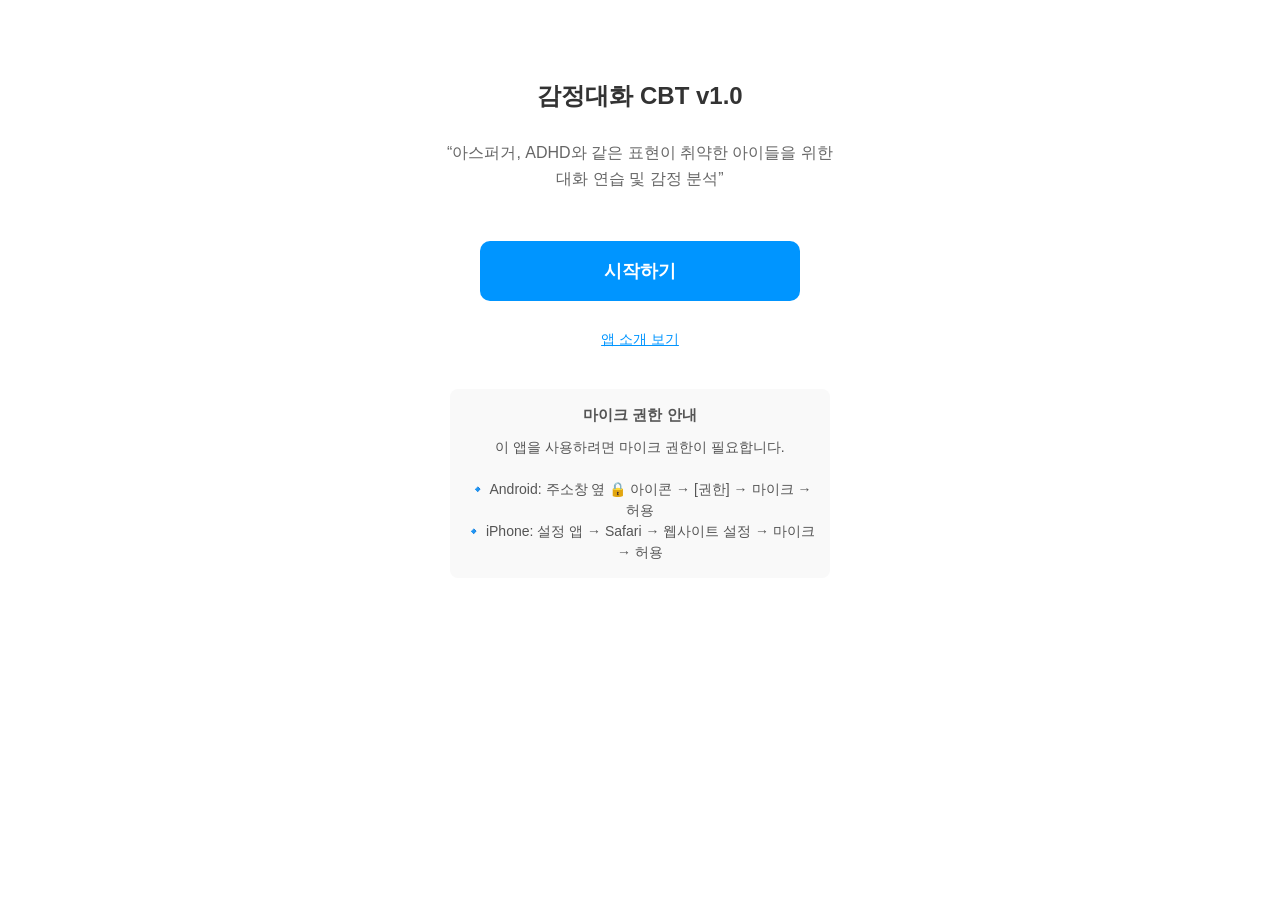
<file: public/index.html>
<!DOCTYPE html>
<html lang="ko">
<head>
  <meta charset="UTF-8" />
  <meta name="viewport" content="width=430" />
  <title>감정대화 CBT v1.0</title>
  <style>
    /* KoPubWorld Dotum 폰트 CDN (필요한 경우) */
    /* @import url('https://webfontworld.github.io/kopus/KoPubWorldDotum.css'); */

    body {
      font-family: 'KoPubWorld Dotum', sans-serif; /* 폰트 적용 */
      margin: 0;
      padding: 40px 20px; /* index.html 스타일 유지 */
      background-color: #ffffff;
      color: #333;
      text-align: center;
      display: flex;
      flex-direction: column;
      align-items: center;
      min-height: calc(100vh - 80px); /* 전체 화면 높이에서 패딩 제외 */
      box-sizing: border-box;
    }

    .app-info-link {
      /* intro.html의 info-link 와 index.html의 app-info-link 스타일을 조합 */
      /* index.html 처럼 상단 좌측에 배치하거나, intro.html 처럼 하단에 배치할 수 있습니다. 여기서는 하단 배치로 수정합니다. */
      margin-top: 30px; /* 시작하기 버튼과의 간격 */
      font-size: 14px;
      color: #0095FF;
      text-decoration: underline;
      cursor: pointer;
      order: 3; /* flex 아이템 순서: 제목, 부제목, 버튼 다음으로 배치 */
    }

    .intro-header {
      font-size: 24px; /* intro.html h1 크기 반영 */
      font-weight: bold;
      margin-top: 40px; /* intro.html h1 margin-top 유사하게 조정 */
      margin-bottom: 12px;
      order: 0;
    }

    .intro-sub {
      font-size: 16px;
      color: #666; /* index.html 스타일 유지 */
      margin-bottom: 30px;
      line-height: 1.6;
      order: 1;
    }

    .start-btn {
      width: 320px;
      height: 60px;
      font-size: 18px;
      font-weight: bold;
      /* intro.html의 버튼 색상(#FAF07F)과 index.html의 버튼 색상(#0095FF) 중 선택 또는 새로운 색상 지정 */
      /* 여기서는 index.html의 파란색 계열을 유지하되, intro.html의 노란색 계열로 변경하려면 background-color 수정 */
      background-color: #0095FF; /* index.html 스타일 유지 */
      /* background-color: #FAF07F; */ /* intro.html 스타일로 변경 시 */
      color: white; /* 파란색 배경에 흰색 텍스트 */
      /* color: #333; */ /* 노란색 배경에 어두운 텍스트로 변경 시 */
      border: none;
      border-radius: 10px;
      cursor: pointer;
      margin-top: 20px; /* 요소간 간격 추가 */
      order: 2;
    }

    .permission-guide {
      margin-top: 40px;
      font-size: 14px;
      color: #555;
      line-height: 1.5;
      background-color: #f9f9f9; /* 가독성을 위한 배경색 추가 */
      padding: 15px;
      border-radius: 8px;
      max-width: 380px; /* 최대 너비 설정 */
      width: 100%;
      box-sizing: border-box;
      order: 4; /* 링크 다음에 배치 */
    }

    .permission-guide strong {
      display: block;
      margin-bottom: 10px;
      font-size: 15px;
    }

    /* 팝업 스타일 (index.html 기반) */
    .mic-popup {
      position: fixed;
      top: 0; /* 전체 화면을 덮도록 수정 */
      left: 0;
      width: 100%;
      height: 100%;
      background-color: rgba(0, 0, 0, 0.75); /* 반투명도 살짝 조정 */
      z-index: 1000;
      display: none; /* 기본적으로 숨김 */
      justify-content: center;
      align-items: center;
      padding: 20px; /* 모바일 화면 고려한 패딩 */
      box-sizing: border-box;
    }

    .mic-popup-content {
      background-color: #ffffff; /* 흰색 배경 */
      color: #333; /* 어두운 텍스트 색상 */
      font-size: 16px;
      line-height: 1.6;
      padding: 30px 25px; /* 패딩 조정 */
      border-radius: 12px;
      text-align: center;
      max-width: 320px; /* 팝업 최대 너비 */
      width: 100%;
      box-shadow: 0 4px 15px rgba(0,0,0,0.2); /* 그림자 효과 */
      position: relative; /* 닫기 버튼 위치 기준 */
    }
    .mic-popup-content .icon {
        font-size: 30px;
        margin-bottom: 15px;
    }

    .popup-close-btn {
      /* 팝업 내부에 명확한 닫기 버튼으로 변경 */
      background-color: #e74c3c; /* 닫기 버튼 색상 */
      color: white;
      border: none;
      border-radius: 8px;
      padding: 10px 25px;
      cursor: pointer;
      font-weight: bold;
      font-size: 15px;
      margin-top: 20px; /* 내용과의 간격 */
      display: inline-block; /* 버튼 크기 자동 조절 */
    }
    /* 앱 소개 링크를 상단에 배치하는 경우 (대안)
    .app-info-link-top {
      position: absolute;
      top: 20px;
      left: 20px;
      font-size: 14px;
      color: #0095FF;
      cursor: pointer;
      text-decoration: underline;
      z-index: 10;
    }
    */
  </style>
</head>
<body>
  <h1 class="intro-header">감정대화 CBT v1.0</h1>
  <p class="intro-sub">“아스퍼거, ADHD와 같은 표현이 취약한 아이들을 위한<br> 대화 연습 및 감정 분석”</p>

  <button class="start-btn" onclick="handleStart()">시작하기</button>

  <div class="permission-guide">
    <strong>마이크 권한 안내</strong>
    이 앱을 사용하려면 마이크 권한이 필요합니다.<br><br>
    🔹 Android: 주소창 옆 🔒 아이콘 → [권한] → 마이크 → 허용<br>
    🔹 iPhone: 설정 앱 → Safari → 웹사이트 설정 → 마이크 → 허용
  </div>

  <div class="app-info-link" onclick="openAppInfo()">
    앱 소개 보기
  </div>

  <div id="mic-popup" class="mic-popup">
    <div class="mic-popup-content">
      <div class="icon">🎙️</div>
      <strong>마이크 권한 필요</strong><br>
      '감정 대화 CBT v1.0'을 사용하려면<br>
      마이크 권한을 허용해야 합니다.<br>
      브라우저 또는 시스템 설정에서<br>
      마이크 접근을 허용해주세요.
      <button class="popup-close-btn" onclick="closeMicPopup()">닫기</button>
    </div>
  </div>

  <script>
    // 앱 소개 페이지 열기 함수
    function openAppInfo() {
      window.open('https://www.notion.so/maenglionworld/CBT-v1-0-1ebbcdc037cd80fa9c0ddef234121e84?pvs=4', '_blank');
    }

    // 시작 버튼 핸들러 (index.html 기반)
    async function handleStart() {
      try {
        // 마이크 권한 요청
        const stream = await navigator.mediaDevices.getUserMedia({ audio: true });
        // 권한을 얻은 후에는 스트림을 즉시 중지하여 마이크 사용 표시를 최소화합니다.
        // talk.html에서 실제로 필요할 때 다시 요청하게 됩니다.
        stream.getTracks().forEach(track => track.stop());
        // 권한이 성공적으로 확인되면 talk.html로 이동
        window.location.href = 'talk.html';
      } catch (err) {
        console.error("🎤 마이크 권한 오류:", err);
        // 권한 오류 시 팝업 표시
        document.getElementById('mic-popup').style.display = 'flex';
      }
    }

    // 마이크 팝업 닫기 함수
    function closeMicPopup() {
      document.getElementById('mic-popup').style.display = 'none';
    }

    // 팝업 외부 클릭 시 닫기 (선택 사항)
    const micPopup = document.getElementById('mic-popup');
    micPopup.addEventListener('click', function(event) {
      if (event.target === micPopup) { // 팝업 배경 클릭 시
        closeMicPopup();
      }
    });
  </script>
</body>
</html>
</file>
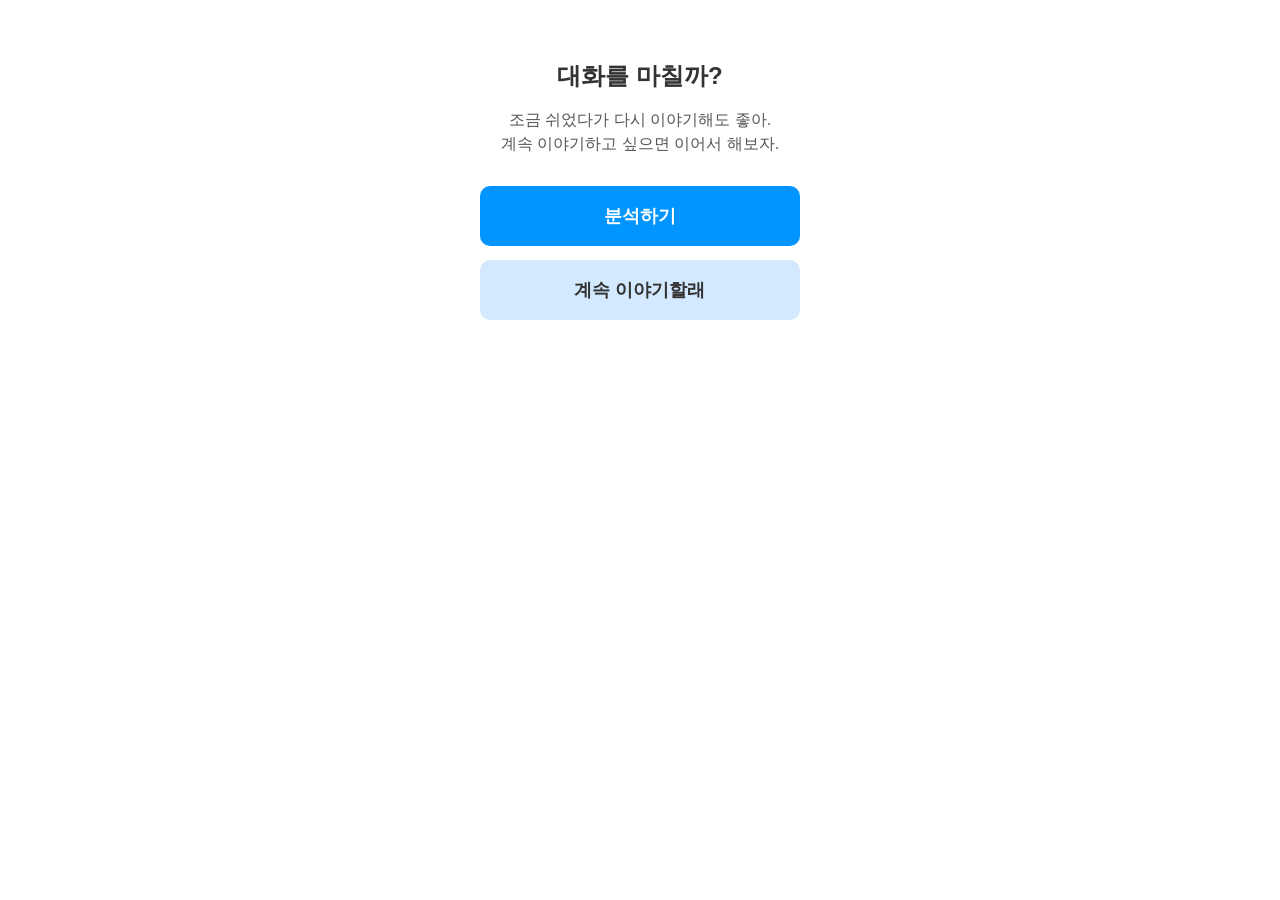
<file: public/confirm.html>
<!DOCTYPE html>
<html lang="ko">
<head>
  <meta charset="UTF-8" />
  <title>대화를 마칠까?</title>
  <link rel="stylesheet" href="style.css" />
  <style>
    body {
      background-color: #ffffff;
      color: #333;
      font-family: 'KoPubWorld Dotum', sans-serif;
      margin: 0;
    }

    .container {
      max-width: 600px;
      margin: 0 auto;
      padding: 40px 20px;
      text-align: center;
    }

    h2 {
      font-size: 24px;
      margin-bottom: 16px;
    }

    p {
      font-size: 16px;
      color: #555;
      margin-bottom: 30px;
      line-height: 1.5;
    }

    .btn-group {
      display: flex;
      flex-direction: column;
      gap: 14px;
      align-items: center;
    }

    .btn-group button {
      width: 320px;
      height: 60px;
      font-size: 18px;
      border-radius: 10px;
      border: none;
      cursor: pointer;
    }

    .primary {
      background-color: #0095FF;
      color: white;
    }

    .secondary {
      background-color: #D2E9FF;
      color: #333;
    }

    @media (prefers-color-scheme: dark) {
      body {
        background-color: #ffffff !important;
        color: #333 !important;
      }
    }
  </style>
</head>
<body>
  <main class="container">
    <h2>대화를 마칠까?</h2>
    <p>조금 쉬었다가 다시 이야기해도 좋아.<br>계속 이야기하고 싶으면 이어서 해보자.</p>

    <div class="btn-group">
      <button class="primary" onclick="goToAnalysis()">분석하기</button>
      <button class="secondary" onclick="goToTalk()">계속 이야기할래</button>
    </div>
  </main>

  <script>
    function goToAnalysis() {
      window.location.href = 'analysis.html';
    }

    function goToTalk() {
      window.location.href = 'talk.html';
    }
  </script>
</body>
</html>
</file>
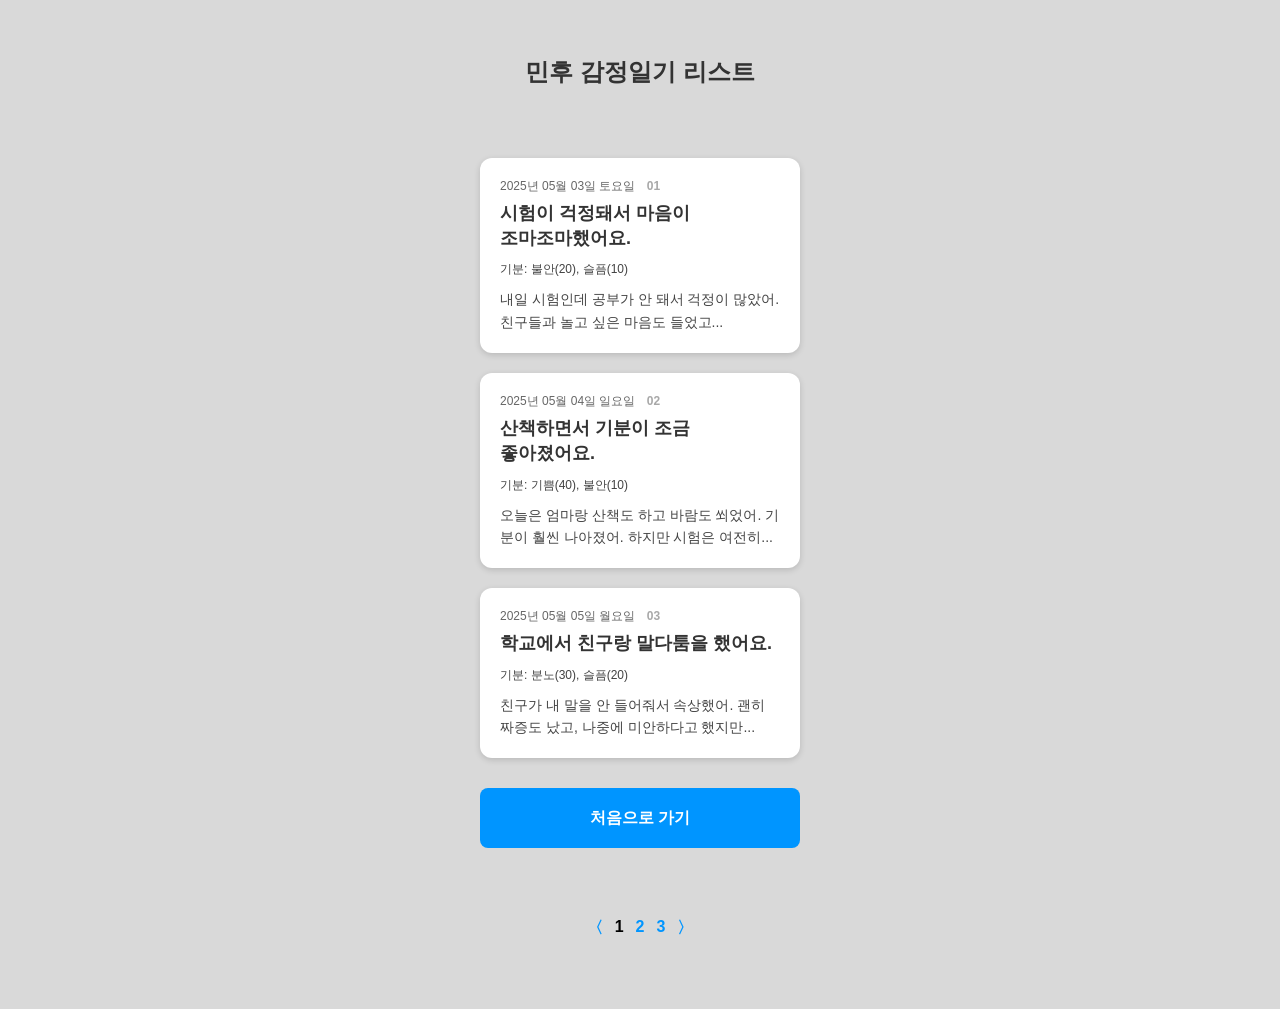
<file: public/journal-list.html>
<!DOCTYPE html>
<html lang="ko">
<head>
  <meta charset="UTF-8" />
  <title>민후 감정일기 리스트</title>
  <link rel="stylesheet" href="style.css" />
  <style>
    body {
      margin: 0;
      font-family: 'KoPubWorld Dotum', sans-serif;
      background-color: #D9D9D9;
      color: #333;
    }

    .container {
      max-width: 600px;
      margin: 0 auto;
      padding: 40px 20px;
      box-sizing: border-box;
      text-align: center;
    }

    h1 {
      font-size: 24px;
      margin-bottom: 70px;
    }

    .card-list {
      display: flex;
      flex-direction: column;
      align-items: center;
      gap: 20px;
      margin-bottom: 30px;
    }

    .journal-card {
      width: 320px;
      background-color: #ffffff;
      box-shadow: 0 2px 6px rgba(0, 0, 0, 0.15);
      border-radius: 12px;
      padding: 20px;
      box-sizing: border-box;
      text-align: left;
    }

    .journal-date {
      font-size: 12px;
      color: #666;
      margin-bottom: 4px;
    }

    .journal-number {
      font-size: 12px;
      font-weight: bold;
      color: #a8a8a8;
      margin-left: 8px;
    }

    .journal-title {
      font-size: 18px;
      font-weight: bold;
      line-height: 1.4;
      margin: 6px 0 10px;
      word-break: keep-all;
    }

    .journal-mood {
      font-size: 12px;
      color: #424242;
      margin-bottom: 10px;
    }

    .journal-summary {
      font-size: 14px;
      line-height: 1.6;
      color: #444;
    }

    .back-button {
      background-color: #0095FF;
      color: white;
      font-size: 16px;
      padding: 14px 24px;
      border: none;
      border-radius: 8px;
      cursor: pointer;
      margin-bottom: 40px;
    }

    .pagination {
      display: flex;
      justify-content: center;
      gap: 12px;
      font-size: 16px;
    }

    .pagination a {
      text-decoration: none;
      color: #0095FF;
      font-weight: bold;
    }

    .pagination .current {
      color: #000;
    }
  </style>
</head>
<body>
  <main class="container">
    <h1>민후 감정일기 리스트</h1>

    <div class="card-list">
      <!-- 예시 카드 1 -->
      <div class="journal-card">
        <div class="journal-date">
          2025년 05월 03일 토요일
          <span class="journal-number">01</span>
        </div>
        <div class="journal-title">시험이 걱정돼서 마음이 조마조마했어요.</div>
        <div class="journal-mood">기분: 불안(20), 슬픔(10)</div>
        <div class="journal-summary">내일 시험인데 공부가 안 돼서 걱정이 많았어. 친구들과 놀고 싶은 마음도 들었고...</div>
      </div>

      <!-- 예시 카드 2 -->
      <div class="journal-card">
        <div class="journal-date">
          2025년 05월 04일 일요일
          <span class="journal-number">02</span>
        </div>
        <div class="journal-title">산책하면서 기분이 조금 좋아졌어요.</div>
        <div class="journal-mood">기분: 기쁨(40), 불안(10)</div>
        <div class="journal-summary">오늘은 엄마랑 산책도 하고 바람도 쐬었어. 기분이 훨씬 나아졌어. 하지만 시험은 여전히...</div>
      </div>

      <!-- 예시 카드 3 -->
      <div class="journal-card">
        <div class="journal-date">
          2025년 05월 05일 월요일
          <span class="journal-number">03</span>
        </div>
        <div class="journal-title">학교에서 친구랑 말다툼을 했어요.</div>
        <div class="journal-mood">기분: 분노(30), 슬픔(20)</div>
        <div class="journal-summary">친구가 내 말을 안 들어줘서 속상했어. 괜히 짜증도 났고, 나중에 미안하다고 했지만...</div>
      </div>
    </div>

    <button class="back-button" onclick="location.href='talk.html'">처음으로 가기</button>

    <div class="pagination">
      <a href="#">〈</a>
      <a href="#" class="current">1</a>
      <a href="#">2</a>
      <a href="#">3</a>
      <a href="#">〉</a>
    </div>
  </main>
</body>
</html>
</file>
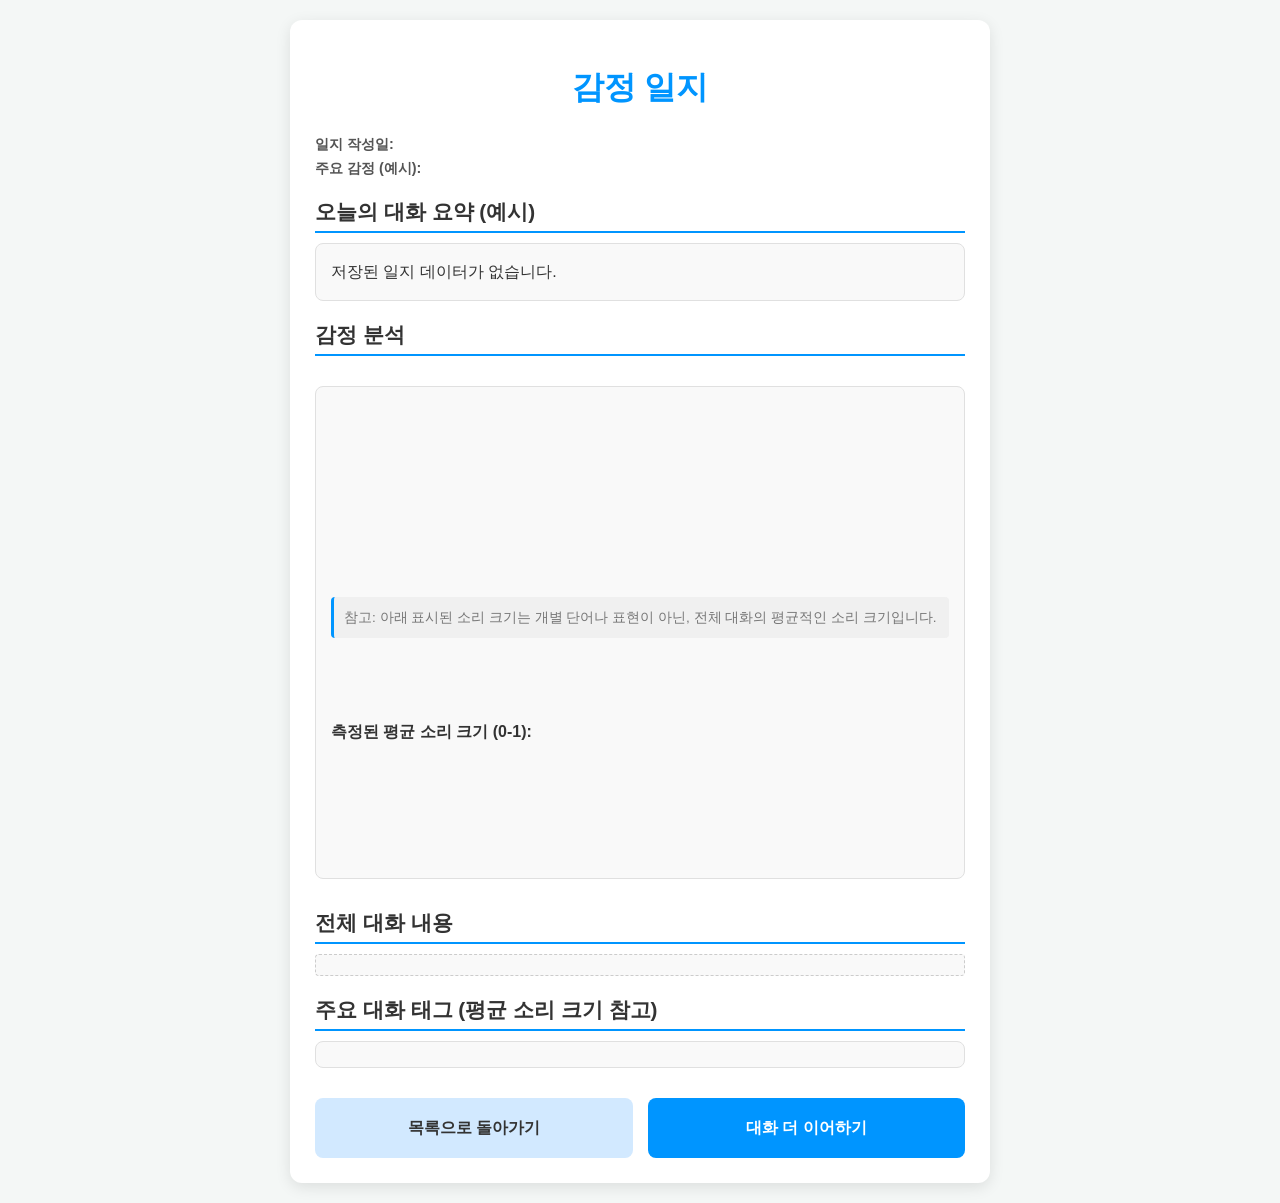
<file: public/journal.html>
<!DOCTYPE html>
<html lang="ko">
<head>
  <meta charset="UTF-8">
  <meta name="viewport" content="width=device-width, initial-scale=1.0">
  <title>감정 일지</title>
  <link rel="stylesheet" href="style.css"> 
  <style>
    body {
      font-family: 'KoPubWorld Dotum', sans-serif;
      background-color: #f4f7f6;
      color: #333;
      margin: 0;
      padding: 20px;
      display: flex;
      flex-direction: column;
      align-items: center;
    }
    .container {
      background-color: white;
      padding: 25px;
      border-radius: 12px;
      box-shadow: 0 4px 15px rgba(0, 0, 0, 0.1);
      width: 100%;
      max-width: 700px;
      text-align: left;
    }
    h1 {
      text-align: center;
      color: #0095FF;
      margin-bottom: 25px;
    }
    .section-title {
      font-size: 1.3em;
      font-weight: bold;
      color: #333;
      margin-top: 20px;
      margin-bottom: 10px;
      border-bottom: 2px solid #0095FF;
      padding-bottom: 5px;
    }
    .journal-meta {
      margin-bottom: 20px;
      font-size: 0.9em;
      color: #555;
    }
    .journal-meta p {
      margin: 5px 0;
    }
    .journal-content-box {
      background-color: #f9f9f9;
      border: 1px solid #e0e0e0;
      border-radius: 8px;
      padding: 15px;
      margin-bottom: 20px; 
      white-space: pre-wrap;
      line-height: 1.6;
    }
    #journal-emotion-analysis {
        margin-top: 30px; 
        margin-bottom: 30px; 
    }

    .conversation-log-journal {
      max-height: 250px;
      overflow-y: auto;
      border: 1px dashed #ccc;
      padding: 10px;
      margin-top: 10px;
      border-radius: 4px;
    }
    .conversation-log-journal p {
      margin-bottom: 8px;
      font-size: 0.95em;
    }
    .conversation-log-journal .user-message strong { color: #28a745; }
    .conversation-log-journal .assistant-message strong { color: #17a2b8; }
    .conversation-log-journal .system-message strong { color: #6c757d; }

    .emotion-details ul {
      list-style-type: none;
      padding-left: 0;
    }
    .emotion-details li {
      margin-bottom: 10px; 
    }
    .emotion-details li .emotion-label { 
        font-weight: bold;
        min-width: 120px; 
        display: inline-block;
        color: #333;
    }
    .emotion-details li .emotion-count { 
        font-weight: bold;
        color: #007bff;
    }
    .emotion-details .used-keywords { 
        display: block; 
        font-size: 0.9em;
        color: #555;
        margin-top: 5px;
        padding-left: 15px; 
    }
    .emotion-details .used-keywords span { 
        margin-right: 8px;
        background-color: #e9ecef;
        padding: 2px 6px;
        border-radius: 4px;
        display: inline-block; 
        margin-bottom: 3px; 
    }
    .audio-level-note { /* 소리 크기 안내 문구 스타일 */
        font-size: 0.85em;
        color: #777;
        margin-top: 15px;
        padding: 10px;
        background-color: #f0f0f0;
        border-radius: 4px;
        border-left: 3px solid #0095FF;
    }
    #journal-audio-level-display { 
        margin-top: 10px; 
    }
    
    .extracted-tags-container { display: flex; flex-wrap: wrap; gap: 8px; padding-top: 10px; }
    .tag {
      padding: 6px 12px; border-radius: 16px; font-size: 0.9em; font-weight: 500;
      background-color: #e9ecef; color: #495057; border: 1px solid #dee2e6;
    }
    .tag .audio-level-small { /* 태그 내 소리 크기 표시용 */
        font-size: 0.8em;
        color: #6c757d;
        margin-left: 4px;
    }
    .tag.joy { background-color: #fff3cd; color: #856404; border-color: #ffeeba; }
    .tag.sadness { background-color: #d1ecf1; color: #0c5460; border-color: #bee5eb; }
    .tag.anger { background-color: #f8d7da; color: #721c24; border-color: #f5c6cb; }
    .tag.anxiety { background-color: #e2d9f3; color: #40236C; border-color: #d6c0f0; }
    .tag.content { background-color: #d4edda; color: #155724; border-color: #c3e6cb; }
    .tag.person { background-color: #f0e68c; color: #8B4513; border-color: #E0DCBF; }
    .tag.profanity { background-color: #343a40; color: white; border-color: #1d2124; } /* 욕설 태그 */


    .button-container, .popup-overlay, .popup-content, .popup-buttons button,
    .btn-action, .btn-primary, .btn-secondary, .btn-continue-topic, .btn-new-topic, .btn-popup-close {
        /* 이전 스타일 유지 */
    }
    .button-container { text-align: center; margin-top: 30px; display: flex; gap: 15px; justify-content: center; }
    .btn-action { padding: 10px 20px; text-decoration: none; border-radius: 8px; font-size: 16px; font-weight: bold; border: none; cursor: pointer; }
    .btn-primary { background-color: #0095FF; color: white; }
    .btn-secondary { background-color: #D2E9FF; color: #333; }
    .popup-overlay { position: fixed; top: 0; left: 0; width: 100%; height: 100%; background-color: rgba(0, 0, 0, 0.6); display: none; justify-content: center; align-items: center; z-index: 1000; }
    .popup-content { background-color: white; padding: 30px; border-radius: 10px; box-shadow: 0 5px 15px rgba(0,0,0,0.3); text-align: center; width: 90%; max-width: 400px; }
    .popup-content h3 { margin-top: 0; margin-bottom: 20px; color: #333; }
    .popup-buttons button { width: 100%; padding: 12px; font-size: 16px; font-weight: bold; border-radius: 8px; border: none; cursor: pointer; margin-bottom: 10px; }
    .popup-buttons button:last-child { margin-bottom: 0; }
    .btn-continue-topic { background-color: #D2E9FF; color: #333; }
    .btn-new-topic { background-color: #0095FF; color: white; }
    .btn-popup-close { background-color: #B6B6B6; color: white; margin-top: 15px; }
  </style>
</head>
<body>
  <div class="container">
    <h1>감정 일지</h1> 
    <div class="journal-meta">
      <p><strong>일지 작성일:</strong> <span id="journal-date"></span></p>
      <p><strong>주요 감정 (예시):</strong> <span id="journal-main-emotion"></span></p>
    </div>
    <div class="section-title">오늘의 대화 요약 (예시)</div>
    <div id="journal-summary" class="journal-content-box"></div>
    <div class="section-title">감정 분석</div>
    <div id="journal-emotion-analysis" class="journal-content-box emotion-details">
      <ul></ul>
      <div id="journal-audio-level-display">
        <p class="audio-level-note">참고: 아래 표시된 소리 크기는 개별 단어나 표현이 아닌, 전체 대화의 평균적인 소리 크기입니다.</p>
        <p><strong>측정된 평균 소리 크기 (0-1):</strong> <span id="journal-audio-level-value"></span></p>
      </div>
    </div>
    <div class="section-title">전체 대화 내용</div>
    <div id="journal-conversation-log" class="journal-content-box conversation-log-journal"></div>
    <div class="section-title">주요 대화 태그 (평균 소리 크기 참고)</div>
    <div id="extracted-tags-display" class="journal-content-box extracted-tags-container"></div>
    <div class="button-container">
      <button id="btn-back-to-list" class="btn-action btn-secondary">목록으로 돌아가기</button>
      <button id="btn-continue-conversation" class="btn-action btn-primary">대화 더 이어하기</button>
    </div>
  </div>
  <div id="continue-conversation-popup" class="popup-overlay">
    <div class="popup-content">
      <h3>어떤 대화를 이어갈까요?</h3>
      <div class="popup-buttons">
        <button id="btn-continue-this-topic" class="btn-continue-topic">이 주제에 대한 대화 더 하기</button>
        <button id="btn-start-new-topic" class="btn-new-topic">다른 내용의 대화 하기</button>
        <button id="btn-popup-close" class="btn-popup-close">닫기</button>
      </div>
    </div>
  </div>

  <script type="module">
    document.addEventListener('DOMContentLoaded', () => {
      const journalDateEl = document.getElementById('journal-date');
      const journalMainEmotionEl = document.getElementById('journal-main-emotion');
      const journalSummaryEl = document.getElementById('journal-summary');
      const journalEmotionAnalysisUlEl = document.querySelector('#journal-emotion-analysis ul'); 
      const journalAudioLevelValueEl = document.getElementById('journal-audio-level-value');
      const journalConversationLogEl = document.getElementById('journal-conversation-log');
      const extractedTagsDisplayEl = document.getElementById('extracted-tags-display');

      const btnBackToList = document.getElementById('btn-back-to-list');
      const btnContinueConversation = document.getElementById('btn-continue-conversation');
      const continuePopup = document.getElementById('continue-conversation-popup');
      const btnContinueThisTopic = document.getElementById('btn-continue-this-topic');
      const btnStartNewTopic = document.getElementById('btn-start-new-topic');
      const btnPopupClose = document.getElementById('btn-popup-close');

      const storedJournalData = localStorage.getItem('journalEntryData');
      let journalData = null;

      if (storedJournalData) {
        try {
          journalData = JSON.parse(storedJournalData);
        } catch (e) { /* (이전과 동일) */ }
      } else {
        // (데이터 없을 시 처리 - 이전과 동일)
        journalSummaryEl.textContent = '저장된 일지 데이터가 없습니다.';
        // ... (다른 필드 초기화)
        if (btnContinueConversation) btnContinueConversation.disabled = true;
        return;
      }

      journalDateEl.textContent = new Date().toLocaleDateString('ko-KR', { year: 'numeric', month: 'long', day: 'numeric', weekday: 'long' });

      if (journalData.conversationHistory && journalData.conversationHistory.length > 0) {
        // (대화 요약 및 전체 대화 내용 표시 - 이전과 동일)
        const firstUserMessage = journalData.conversationHistory.find(msg => msg.role === 'user');
        journalSummaryEl.textContent = firstUserMessage ? 
            `"${firstUserMessage.content.substring(0, 100)}${firstUserMessage.content.length > 100 ? '...' : ''}" 로 시작된 대화입니다.` : 
            '대화 요약을 생성 중입니다...';
        let conversationHtml = '';
        journalData.conversationHistory.forEach(msg => {
            const safeContent = (msg.content || "").replace(/</g, "&lt;").replace(/>/g, "&gt;");
            const speakerClass = msg.role === 'user' ? 'user-message' : (msg.role === 'assistant' ? 'assistant-message' : 'system-message');
            const speakerName = msg.role === 'user' ? '민후' : (msg.role === 'assistant' ? 'AI 친구' : '안내');
            conversationHtml += `<p class="${speakerClass}"><strong class="${speakerClass.split('-')[0] + '-strong'}">${speakerName}:</strong> ${safeContent}</p>`;
        });
        journalConversationLogEl.innerHTML = conversationHtml;

        // 주요 대화 태그 추출 및 표시 (평균 소리 크기 포함)
        const overallAudioLevelText = journalData.audioLevel && journalData.audioLevel !== '정보 없음' ? `(${journalData.audioLevel})` : '';
        const tags = extractConversationTags(journalData.conversationHistory, overallAudioLevelText);
        displayExtractedTags(tags, extractedTagsDisplayEl);

      } else { /* (이전과 동일) */ }

      // 감정 분석 결과 표시 (사용된 표현에 평균 소리 크기 포함)
      if (journalData.emotions && journalEmotionAnalysisUlEl) {
        let emotionHtml = '';
        const emotionOrder = ['joy', 'sadness', 'anger', 'anxiety'];
        const emotionKoreanNames = { joy: '기쁨 (Joy)', sadness: '슬픔 (Sadness)', anger: '분노 (Anger)', anxiety: '불안 (Anxiety/Fear)'};
        const audioLevelForEmotionKeywords = journalData.audioLevel && journalData.audioLevel !== '정보 없음' ? `(${journalData.audioLevel})` : '';

        emotionOrder.forEach(emotionKey => {
            const emotionCount = journalData.emotions[emotionKey] || 0;
            const keywords = journalData.emotionDetails && journalData.emotionDetails[emotionKey] && journalData.emotionDetails[emotionKey].keywords 
                           ? journalData.emotionDetails[emotionKey].keywords 
                           : [];

            emotionHtml += `<li class="${emotionKey}">
                              <strong class="emotion-label">${emotionKoreanNames[emotionKey]}:</strong> 
                              <span class="emotion-count">${emotionCount}</span>회`;
            if (keywords && keywords.length > 0) {
                emotionHtml += `<div class="used-keywords">주요 표현: ${keywords.slice(0, 3).map(kw => `<span>${kw.replace(/</g, "&lt;").replace(/>/g, "&gt;")} ${audioLevelForEmotionKeywords}</span>`).join('')}</div>`;
            } else {
                emotionHtml += `<div class="used-keywords">관련 표현 없음</div>`;
            }
            emotionHtml += `</li>`;
        });
        journalEmotionAnalysisUlEl.innerHTML = emotionHtml;
        
        // (주요 감정 결정 로직 - 이전과 동일)
        let mainEmotion = "평온함";
        let maxCount = 0;
        if ((journalData.emotions.joy || 0) > maxCount) { mainEmotion = "기쁨"; maxCount = (journalData.emotions.joy || 0); }
        // ... (다른 감정들)
        journalMainEmotionEl.textContent = mainEmotion;


      } else if (journalEmotionAnalysisUlEl) { /* (이전과 동일) */ }
      
      if(journalAudioLevelValueEl) journalAudioLevelValueEl.textContent = journalData.audioLevel || '정보 없음';
      
      // (버튼 이벤트 리스너 - 이전과 동일)
      if (btnBackToList) { btnBackToList.addEventListener('click', () => { window.location.href = 'journal-list.html'; }); }
      if (btnContinueConversation) { btnContinueConversation.addEventListener('click', () => { if (continuePopup) continuePopup.style.display = 'flex'; }); }
      // ... (나머지 팝업 버튼 리스너 동일)
    });

    /**
     * 대화 내용에서 주요 감정 태그 및 내용/인물 관련 태그를 추출합니다.
     * @param {Array<Object>} history - 전체 대화 기록.
     * @param {string} overallAudioLevelText - 전체 대화의 평균 소리 크기 텍스트 (예: "(0.72)").
     * @returns {Array<Object>} - 추출된 태그 객체 배열. 예: [{text: "화남 (0.72)", type: "anger", count: 2}, {text: "아빠 (0.72)", type: "person", count: 3}]
     */
    function extractConversationTags(history, overallAudioLevelText) {
      const tags = [];
      const emotionKeywords = { /* (이전과 동일) */ };
      const koreanStopWords = [ /* (이전과 동일) */ ];
      const personKeywords = ['아빠', '엄마', '친구', '선생님']; 
      const profanityList = ['씨발', '존나', '개빡', '미친', '새끼', '병신']; // 욕설 목록

      const wordFrequency = {};
      const emotionTagCounts = { joy: 0, sadness: 0, anger: 0, anxiety: 0 };

      history.forEach(msg => {
        if (msg.role === 'user' && typeof msg.content === 'string') {
          const text = msg.content.toLowerCase();
          // (감정 키워드 카운트 로직 - 이전과 동일)
          for (const emotionType in emotionKeywords) {
            emotionKeywords[emotionType].forEach(keyword => {
              if (text.includes(keyword)) {
                emotionTagCounts[emotionType]++;
              }
            });
          }

          const words = text.replace(/[^\w\sㄱ-ㅎㅏ-ㅣ가-힣]/g, "").split(/\s+/);
          words.forEach(word => {
            if (word.length > 1 && !koreanStopWords.includes(word) && !Object.values(emotionKeywords).flat().includes(word)) {
              wordFrequency[word] = (wordFrequency[word] || 0) + 1;
            }
          });
        }
      });

      // 감정 태그는 이전처럼 횟수만 표시 (또는 여기서도 키워드 나열 가능)
      for (const emotionType in emotionTagCounts) {
        if (emotionTagCounts[emotionType] > 0) {
          tags.push({ text: `${emotionType.charAt(0).toUpperCase() + emotionType.slice(1)} 감정 (${emotionTagCounts[emotionType]}회)`, type: emotionType });
        }
      }
      
      // 내용/인물/욕설 키워드 태그 (평균 소리 크기 포함)
      const sortedContentWords = Object.entries(wordFrequency)
                                    .sort(([,a],[,b]) => b-a)
                                    .slice(0, 7); // 상위 7개로 늘림
      
      sortedContentWords.forEach(([word, count]) => {
        let type = 'content';
        if (personKeywords.includes(word)) type = 'person';
        if (profanityList.includes(word)) type = 'profanity'; // 욕설 타입 추가

        // 이미 감정 태그로 추가된 단어와 유사한 경우 제외 (선택적)
        if (!tags.some(tag => tag.text.toLowerCase().includes(word))) {
             tags.push({ text: `${word} ${overallAudioLevelText}`, type: type, originalWord: word, count: count }); // 원본 단어와 빈도수도 저장
        }
      });
      
      return tags;
    }

    function displayExtractedTags(tags, containerEl) {
      if (!tags || tags.length === 0) {
        containerEl.innerHTML = '<p>추출된 주요 태그가 없습니다.</p>';
        return;
      }
      containerEl.innerHTML = ''; 
      tags.forEach(tagInfo => {
        const tagEl = document.createElement('span');
        tagEl.className = `tag ${tagInfo.type}`; 
        tagEl.textContent = tagInfo.text; // text에는 이미 소리 크기가 포함됨 (extractConversationTags에서 처리)
        containerEl.appendChild(tagEl);
      });
    }
  </script>
</body>
</html>
</file>
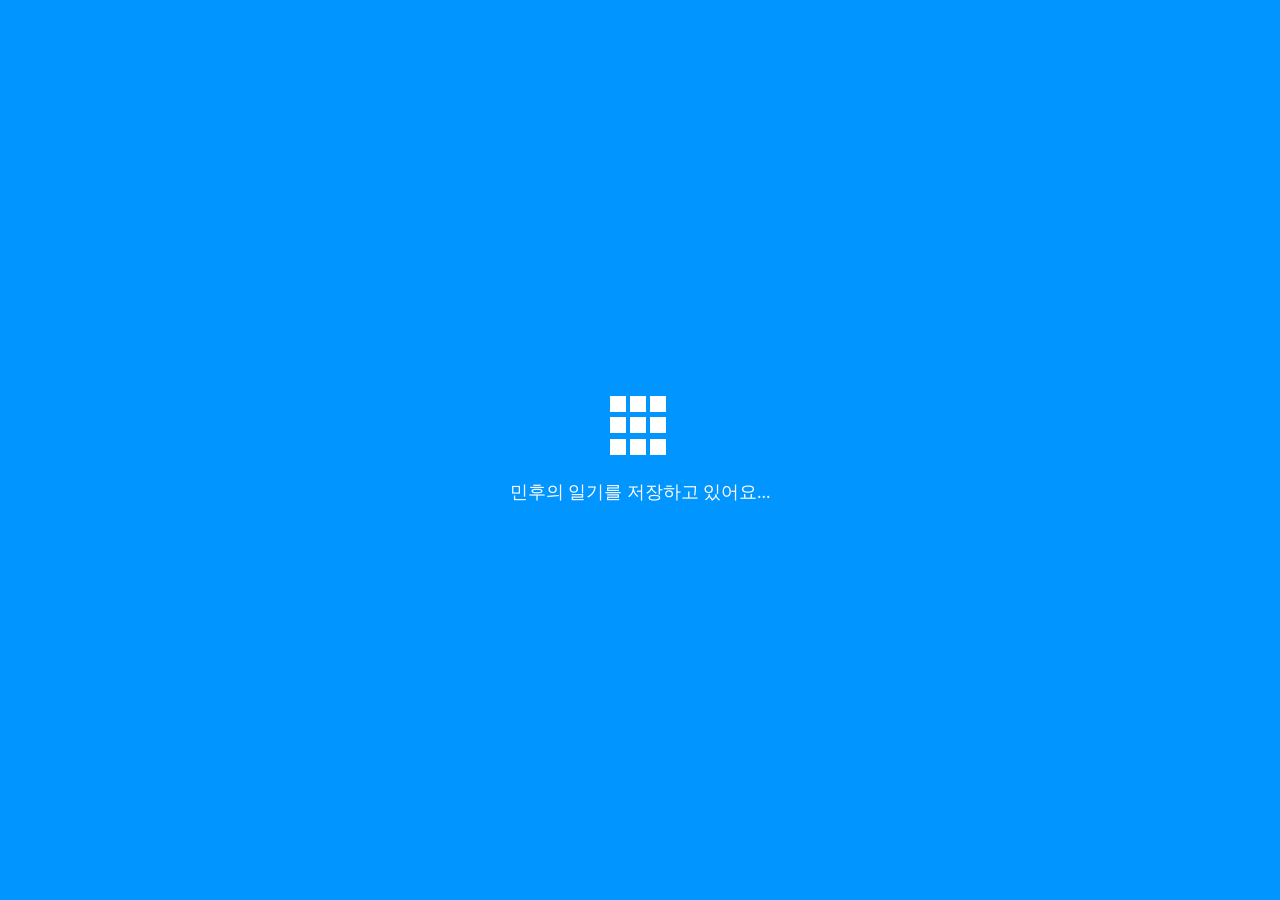
<file: public/loading.html>
<!DOCTYPE html>
<html lang="ko">
<head>
  <meta charset="UTF-8">
  <title>일기 저장 중...</title>
  <style>
    body {
      margin: 0;
      background-color: #0095FF; /* 메인 배경색 */
      display: flex;
      justify-content: center;
      align-items: center;
      height: 100vh;
      flex-direction: column;
    }

    .sk-grid {
      width: 60px;
      height: 60px;
      display: flex;
      flex-wrap: wrap;
      gap: 4px;
    }

    .sk-grid div {
      width: 16px;
      height: 16px;
      background-color: white;
      animation: sk-grid 1.3s infinite ease-in-out;
    }

    .sk-grid div:nth-child(1) { animation-delay: 0.2s; }
    .sk-grid div:nth-child(2) { animation-delay: 0.3s; }
    .sk-grid div:nth-child(3) { animation-delay: 0.4s; }
    .sk-grid div:nth-child(4) { animation-delay: 0.1s; }
    .sk-grid div:nth-child(5) { animation-delay: 0.2s; }
    .sk-grid div:nth-child(6) { animation-delay: 0.3s; }
    .sk-grid div:nth-child(7) { animation-delay: 0s;   }
    .sk-grid div:nth-child(8) { animation-delay: 0.1s; }
    .sk-grid div:nth-child(9) { animation-delay: 0.2s; }

    @keyframes sk-grid {
      0%, 70%, 100% { transform: scale(1); }
      35% { transform: scale(0.5); }
    }

    .loading-text {
      color: white;
      font-size: 18px;
      margin-top: 24px;
    }
  </style>
</head>
<body>
  <div class="sk-grid">
    <div></div><div></div><div></div>
    <div></div><div></div><div></div>
    <div></div><div></div><div></div>
  </div>
  <div class="loading-text">민후의 일기를 저장하고 있어요...</div>

  <script>
    // ✅ 2.5초 후 자동 이동
    setTimeout(() => {
      window.location.href = 'journal.html';
    }, 2500);
  </script>
</body>
</html>
</file>
<file: public/style.css>
/* 공통: 전체 폰트 및 배경 */
body {
  margin: 0;
  font-family: 'KoPubWorld Dotum', sans-serif;
  background-color: #ffffff;
  color: #333;
}

.container {
  max-width: 600px;
  margin: 0 auto;
  padding: 20px;
  box-sizing: border-box;
  text-align: center;
}

.talk-heading {
  font-size: 24px;
  margin-top: 40px;
  margin-bottom: 70px;
}

/* ===== 마이크 버튼 ===== */
.mic-wrapper {
  display: flex;
  justify-content: center;
  margin: 20px 0;
}

.mic-button {
  width: 100px;
  height: 100px;
  border-radius: 50%;
  background-color: #b6b6b6;
  border: 3px solid #b6b6b6;
  box-shadow: 0 4px 8px rgba(0, 0, 0, 0.2);
  cursor: pointer;
  transition: transform 0.2s ease, background-color 0.3s, border-color 0.3s;
  user-select: none;
  -webkit-user-select: none;
  -moz-user-select: none;
  -ms-user-select: none;
  -webkit-touch-callout: none;
  touch-action: manipulation;
}

.mic-button.active {
  background-color: #0095FF;
  border-color: #0095FF;
  transform: scale(1.1);
}
.mic-popup {
  position: fixed;
  top: 50%;
  left: 50%;
  width: 300px;
  height: 300px;
  background-color: rgba(0, 0, 0, 0.95);
  transform: translate(-50%, -50%);
  z-index: 1000;
  border-radius: 12px;
  display: flex;
  justify-content: center;
  align-items: center;
  text-align: center;
}

.mic-popup-content {
  color: white;
  font-size: 16px;
  line-height: 1.6;
  padding: 20px;
  position: relative;
}

.popup-close-btn {
  position: absolute;
  bottom: 16px;
  left: 50%;
  transform: translateX(-50%);
  background-color: #D2E9FF;
  color: #000;
  border: none;
  border-radius: 8px;
  padding: 8px 20px;
  cursor: pointer;
  font-weight: bold;
}


/* ===== 라벨 박스 (날짜/기분/제목) ===== */
.label-box {
  width: 70px;
  height: 40px;
  border-radius: 10px;
  background-color: #0095FF;
  color: white;
  font-weight: bold;
  display: flex;
  justify-content: center;
  align-items: center;
  font-size: 16px;
  text-align: center;
  flex-shrink: 0;
}

/* 한 줄 정보 수평 정렬 */
.info-row {
  display: flex;
  align-items: center;
  justify-content: flex-start;
  margin-bottom: 16px;
  text-align: left;
}

.info-text {
  font-size: 16px;
  font-weight: bold;
  color: #424242;
  line-height: 1.6;
  display: flex;
  align-items: center;
}

.info-date {
  display: flex;
  align-items: center;
  justify-content: flex-start;
  gap: 20px;
}

.journal-number {
  font-size: 14px;
  color: #a8a8a8;
  font-weight: bold;
  margin-left: 30px;
}

/* 본문 텍스트 박스 */
.summary-box {
  margin-top: 70px;
  font-size: 16px;
  line-height: 1.6;
  white-space: pre-wrap;
  text-align: left;
  padding: 26px 14px;
  border-radius: 10px;
  border: 1px solid #ddd;
  background-color: #f9f9f9;
}

/* 감정 차트 박스 */
.chart-wrapper {
  display: flex;
  justify-content: center;
  margin: 30px 0;
}

/* 버튼 */
button {
  width: 320px;
  height: 60px;
  font-size: 18px;
  font-weight: bold;
  border-radius: 10px;
  border: none;
  cursor: pointer;
  text-align: center;
}

/* 기본 버튼 색상 (메인 버튼용) */
button.primary,
button.action-button,
button.btn-write {
  background-color: #0095FF;
  color: white;
}

/* 보조 버튼 색상 */
button.secondary,
button.btn-home {
  background-color: #D2E9FF;
  color: #333;
}

/* 일기 카드 리스트용 */
.card-container {
  display: flex;
  flex-direction: column;
  align-items: center;
  gap: 20px;
  background-color: #D9D9D9;
  padding: 20px;
}

.journal-card {
  background-color: white;
  box-shadow: 0 2px 6px rgba(0,0,0,0.1);
  border-radius: 10px;
  width: 320px;
  padding: 16px;
  text-align: left;
  box-sizing: border-box;
}

.journal-card .date {
  font-size: 12px;
  color: #666;
  font-weight: bold;
}

.journal-card .title {
  font-size: 18px;
  font-weight: bold;
  margin: 10px 0;
}

.journal-card .mood {
  font-size: 12px;
  color: #444;
  margin-bottom: 10px;
}

.journal-card .summary {
  font-size: 14px;
  color: #333;
  line-height: 1.4;
}

/* 페이징 */
.pagination {
  display: flex;
  justify-content: center;
  margin: 30px 0;
  gap: 10px;
}

.pagination button {
  background: none;
  border: none;
  font-size: 16px;
  cursor: pointer;
  color: #0095FF;
}

/* 처음으로 배너 */
.back-home {
  font-size: 16px;
  font-weight: bold;
  color: #0095FF;
  margin-bottom: 20px;
  cursor: pointer;
}

/* 다크모드 방지 */
@media (prefers-color-scheme: dark) {
  body {
    background-color: #ffffff !important;
    color: #333 !important;
  }
}
</file>
